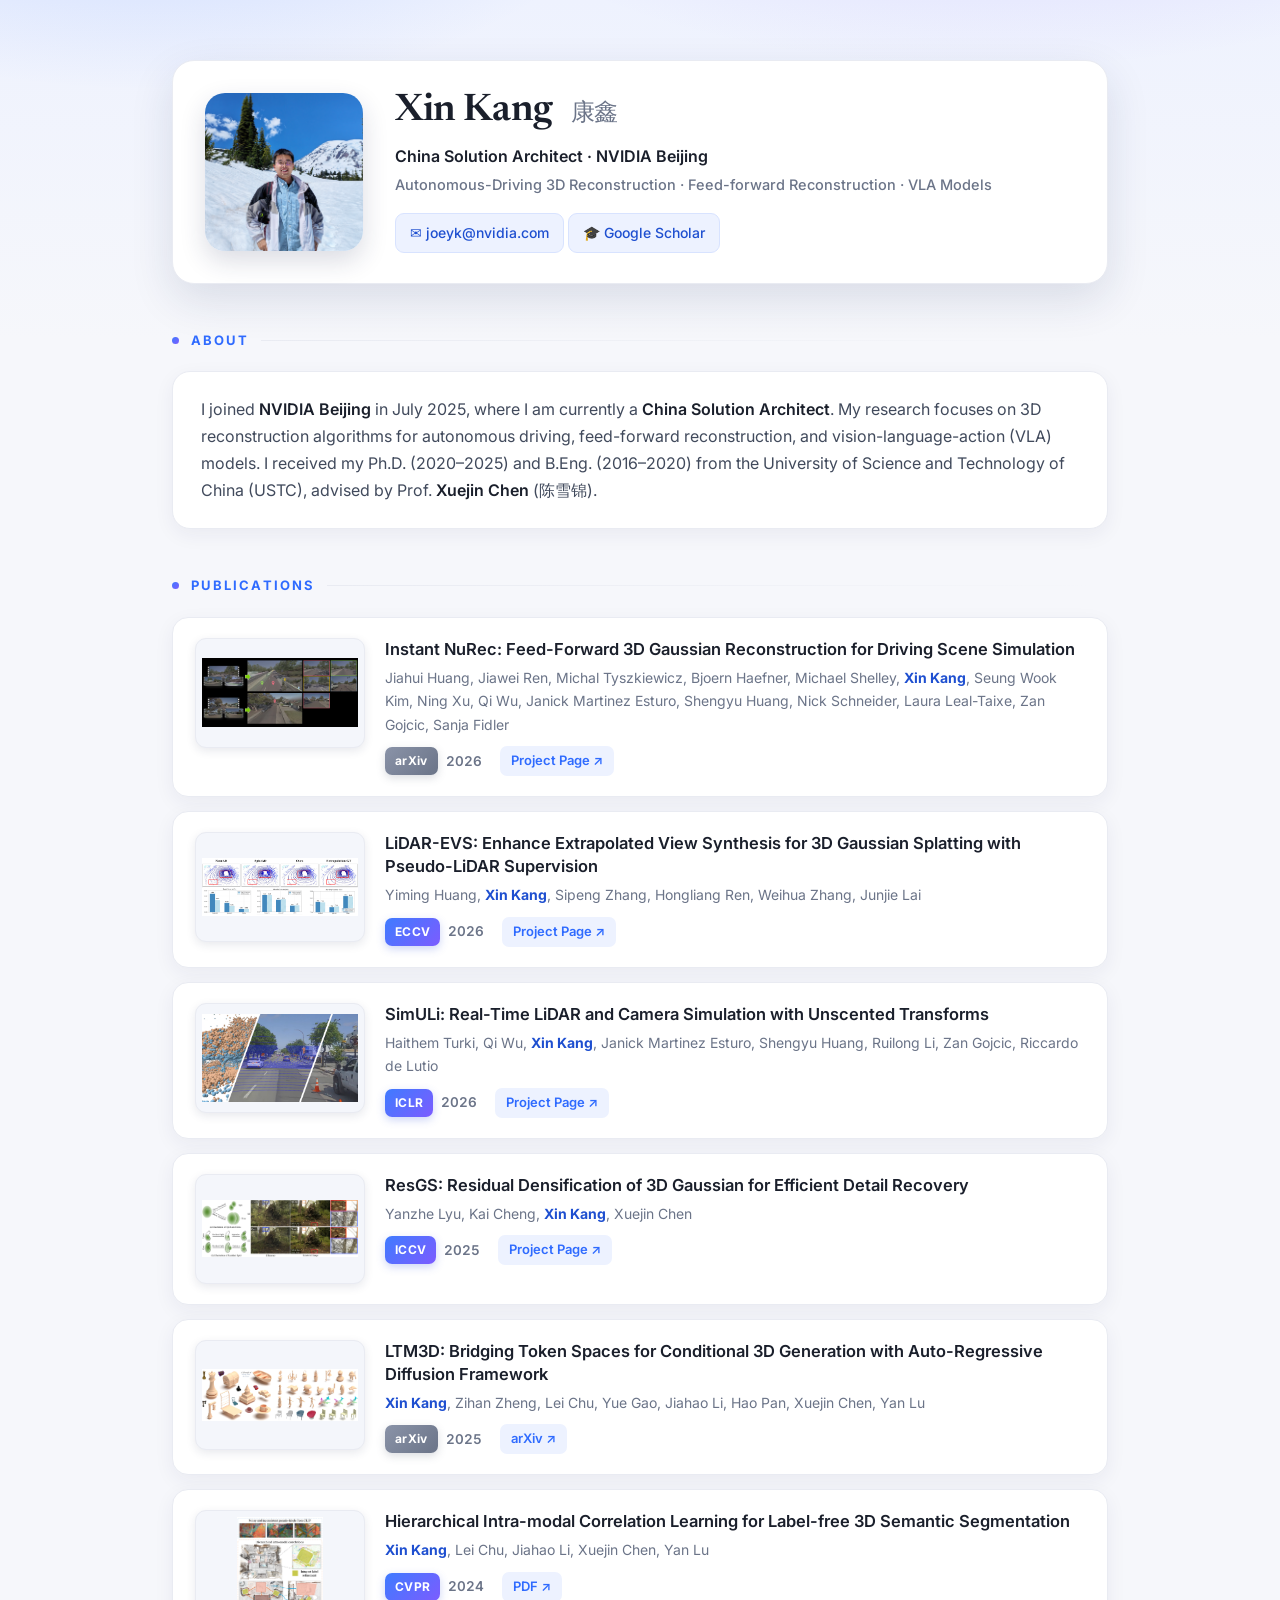
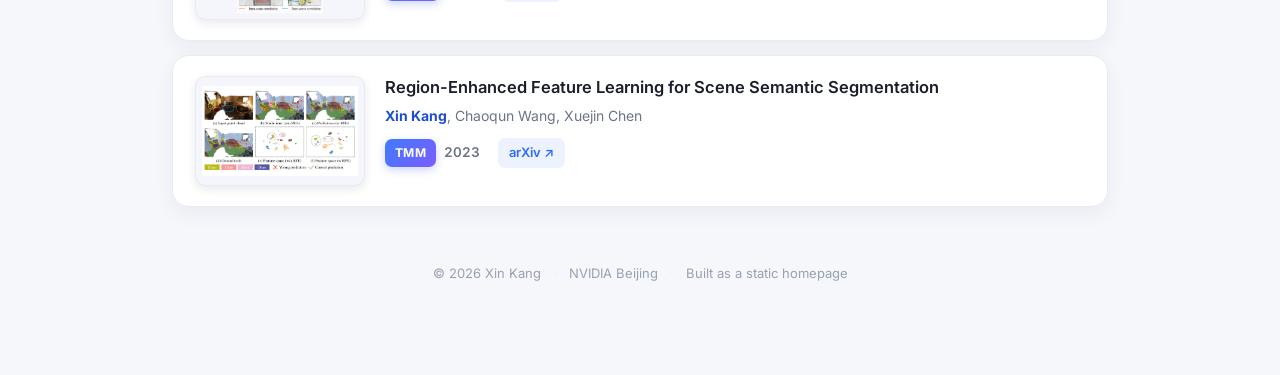
<file: index.html>
<!DOCTYPE html>
<html lang="en">
<head>
<meta charset="UTF-8">
<meta name="viewport" content="width=device-width, initial-scale=1.0">
<title>Xin Kang · Homepage</title>
<link rel="preconnect" href="https://fonts.googleapis.com">
<link rel="preconnect" href="https://fonts.gstatic.com" crossorigin>
<link href="https://fonts.googleapis.com/css2?family=Inter:wght@400;500;600;700;800&family=Newsreader:ital,opsz,wght@0,6..72,400;0,6..72,500;0,6..72,600;1,6..72,400&display=swap" rel="stylesheet">
<style>
  :root{
    --bg:#f6f7fb; --card:#ffffff; --ink:#1a1f2b; --body:#414a5c;
    --muted:#6b7488; --soft:#98a0b3; --line:#e9ebf2; --line2:#f0f2f7;
    --accent:#2f6bff; --accent-ink:#1e4fd0; --accent-soft:#edf2ff; --chip:#f1f3f9;
    --grad1:#3f7bff; --grad2:#7c5cff; --shadow:0 6px 20px rgba(28,40,80,.06);
    --shadow-lg:0 16px 44px rgba(28,40,80,.12);
  }
  *{box-sizing:border-box}
  html{scroll-behavior:smooth}
  body{
    margin:0; background:var(--bg); color:var(--body);
    font-family:"Inter",-apple-system,BlinkMacSystemFont,"PingFang SC","Microsoft YaHei",sans-serif;
    line-height:1.68; -webkit-font-smoothing:antialiased; text-rendering:optimizeLegibility;
  }
  a{color:var(--accent); text-decoration:none; transition:color .15s}
  a:hover{color:var(--accent-ink)}

  /* decorative top band */
  .band{
    position:absolute; inset:0 0 auto 0; height:340px; z-index:0;
    background:
      radial-gradient(900px 340px at 78% -40%, rgba(124,92,255,.16), transparent 60%),
      radial-gradient(760px 320px at 12% -30%, rgba(63,123,255,.18), transparent 60%),
      linear-gradient(180deg,#eef2fe, var(--bg));
  }
  .wrap{position:relative; z-index:1; max-width:1000px; margin:0 auto; padding:60px 32px 90px}

  /* ---------- HERO ---------- */
  .hero{
    display:flex; gap:32px; align-items:center; flex-wrap:wrap;
    background:var(--card); border:1px solid var(--line);
    border-radius:22px; padding:30px 32px; box-shadow:var(--shadow-lg);
  }
  .photo-ring{flex:0 0 auto}
  .photo{ width:158px; height:158px; border-radius:20px; object-fit:cover; display:block;
    box-shadow:0 10px 26px rgba(28,40,80,.16); }
  .intro{flex:1; min-width:250px}
  .intro h1{
    margin:0; font-family:"Newsreader",serif; font-weight:600; font-size:38px;
    letter-spacing:-.01em; color:var(--ink); line-height:1.1;
  }
  .intro h1 .zh{font-size:24px; color:var(--muted); font-weight:400; margin-left:10px}
  .role{color:var(--ink); font-size:16px; font-weight:600; margin-top:10px}
  .role.sub{color:var(--muted); font-weight:500; font-size:14.5px; margin-top:3px}
  .contact{
    display:inline-flex; align-items:center; gap:7px; margin-top:16px; font-size:14px;
    color:var(--accent-ink); background:var(--accent-soft); border:1px solid #d8e3ff;
    padding:7px 14px; border-radius:9px; font-weight:500;
  }
  .contact:hover{background:#e3ecff}

  /* ---------- SECTIONS ---------- */
  section{margin-top:46px}
  .h2{
    display:flex; align-items:center; gap:12px; margin:0 0 20px;
    font-size:13px; font-weight:700; letter-spacing:.16em; text-transform:uppercase; color:var(--accent);
  }
  .h2::after{content:""; flex:1; height:1px; background:linear-gradient(90deg,var(--line),transparent)}
  .h2 .dot{width:7px; height:7px; border-radius:50%; background:linear-gradient(135deg,var(--grad1),var(--grad2))}

  /* about card */
  .about{
    background:var(--card); border:1px solid var(--line); border-radius:18px;
    padding:24px 28px; box-shadow:var(--shadow);
  }
  .about p{margin:0; font-size:16px; color:var(--body)}
  .about p + p{margin-top:14px}
  .about b{color:var(--ink); font-weight:600}
  .interests{display:flex; flex-wrap:wrap; gap:9px; margin-top:20px}
  .chip{
    font-size:13px; font-weight:500; color:var(--accent-ink);
    background:var(--accent-soft); border:1px solid #dbe5ff;
    padding:6px 13px; border-radius:999px;
  }

  /* ---------- PUBLICATIONS ---------- */
  .pub{
    display:flex; gap:20px; align-items:flex-start;
    background:var(--card); border:1px solid var(--line); border-radius:16px;
    padding:20px 22px; margin-bottom:14px; box-shadow:var(--shadow);
    transition:transform .18s ease, box-shadow .18s ease, border-color .18s ease;
  }
  .pub:hover{transform:translateY(-3px); box-shadow:var(--shadow-lg); border-color:#d7e1f5}
  .thumb{
    flex:0 0 170px; width:170px; height:110px; border-radius:11px; object-fit:contain;
    object-position:center; background:#f4f6fb; border:1px solid var(--line);
    padding:6px; box-shadow:0 3px 10px rgba(28,40,80,.10);
  }
  .ptitle{font-weight:600; font-size:16.5px; color:var(--ink); line-height:1.4; margin-bottom:5px}
  .authors{color:var(--muted); font-size:14px; margin-bottom:10px}
  .authors .me{color:var(--accent-ink); font-weight:700}
  .venue{display:inline-flex; align-items:center; gap:8px; vertical-align:middle}
  .badge{
    font-weight:700; font-size:12px; color:#fff; letter-spacing:.03em;
    background:linear-gradient(135deg,var(--grad1),var(--grad2));
    border-radius:7px; padding:4px 10px; box-shadow:0 3px 9px rgba(63,92,220,.26);
  }
  .badge.arxiv{background:linear-gradient(135deg,#8a93a8,#6b7488); box-shadow:0 3px 9px rgba(90,100,120,.22)}
  .yr{color:var(--muted); font-size:13.5px; font-weight:600; font-variant-numeric:tabular-nums}
  .plink{display:inline-flex; align-items:center; margin-left:14px; vertical-align:middle}
  .plink a{
    display:inline-flex; align-items:center; gap:5px; font-size:13px; font-weight:600;
    color:var(--accent); background:var(--accent-soft); padding:4px 11px; border-radius:7px;
  }
  .plink a:hover{background:#e3ecff}

  footer{margin-top:56px; text-align:center; color:var(--soft); font-size:13px}
  footer .sep{color:var(--line); margin:0 8px}

  @media(max-width:560px){
    .hero{padding:24px; gap:22px}
    .intro h1{font-size:31px}
    .photo{width:128px; height:128px}
    .pub{padding:18px; gap:14px; flex-wrap:wrap}
    .thumb{flex-basis:100%; width:100%; height:150px; order:-1}
  }
</style>
</head>
<body>
<div class="band"></div>
<div class="wrap">

  <!-- HERO -->
  <header class="hero">
    <div class="photo-ring"><img class="photo" src="photo.png" alt="Xin Kang"></div>
    <div class="intro">
      <h1>Xin Kang <span class="zh">康鑫</span></h1>
      <div class="role">China Solution Architect · NVIDIA Beijing</div>
      <div class="role sub">Autonomous-Driving 3D Reconstruction · Feed-forward Reconstruction · VLA Models</div>
      <a class="contact" href="mailto:joeyk@nvidia.com">✉ joeyk@nvidia.com</a> 
      <a class="contact" href="https://scholar.google.com/citations?user=zdweFAIAAAAJ"
   target="_blank" rel="noopener">🎓 Google Scholar</a>
    </div>
  </header>

  <!-- ABOUT -->
  <section>
    <div class="h2"><span class="dot"></span>About</div>
    <div class="about">
      <p>
        I joined <b>NVIDIA Beijing</b> in July 2025, where I am currently a
        <b>China Solution Architect</b>. My research focuses on 3D reconstruction
        algorithms for autonomous driving, feed-forward reconstruction, and
        vision-language-action (VLA) models. I received my Ph.D. (2020&ndash;2025)
        and B.Eng. (2016&ndash;2020) from the University of Science and Technology
        of China (USTC), advised by Prof. <b>Xuejin Chen</b> (陈雪锦).
      </p>
    </div>
  </section>

  <!-- PUBLICATIONS -->
  <section>
    <div class="h2"><span class="dot"></span>Publications</div>

    <div class="pub">
      <img class="thumb" src="thumb_instant_nurec.webp" alt="Instant NuRec teaser">
      <div class="info">
        <div class="ptitle">Instant NuRec: Feed-Forward 3D Gaussian Reconstruction for Driving Scene Simulation</div>
        <div class="authors">Jiahui Huang, Jiawei Ren, Michal Tyszkiewicz, Bjoern Haefner, Michael Shelley, <span class="me">Xin Kang</span>, Seung Wook Kim, Ning Xu, Qi Wu, Janick Martinez Esturo, Shengyu Huang, Nick Schneider, Laura Leal-Taixe, Zan Gojcic, Sanja Fidler</div>
        <div class="venue"><span class="badge arxiv">arXiv</span><span class="yr">2026</span></div>
        <div class="plink"><a href="https://research.nvidia.com/labs/sil/projects/instant-nurec" target="_blank" rel="noopener">Project Page ↗</a></div>
      </div>
    </div>

    <div class="pub">
      <img class="thumb" src="thumb_lidarevs.png" alt="LiDAR-EVS teaser">
      <div class="info">
        <div class="ptitle">LiDAR-EVS: Enhance Extrapolated View Synthesis for 3D Gaussian Splatting with Pseudo-LiDAR Supervision</div>
        <div class="authors">Yiming Huang, <span class="me">Xin Kang</span>, Sipeng Zhang, Hongliang Ren, Weihua Zhang, Junjie Lai</div>
        <div class="venue"><span class="badge">ECCV</span><span class="yr">2026</span></div>
        <div class="plink"><a href="https://lastbasket.github.io/LiDAR-EVS_page/" target="_blank">Project Page ↗</a></div>
      </div>
    </div>

    <div class="pub">
      <img class="thumb" src="thumb_simuli.png" alt="SimULi teaser">
      <div class="info">
        <div class="ptitle">SimULi: Real-Time LiDAR and Camera Simulation with Unscented Transforms</div>
        <div class="authors">Haithem Turki, Qi Wu, <span class="me">Xin Kang</span>, Janick Martinez Esturo, Shengyu Huang, Ruilong Li, Zan Gojcic, Riccardo de Lutio</div>
        <div class="venue"><span class="badge">ICLR</span><span class="yr">2026</span></div>
        <div class="plink"><a href="https://research.nvidia.com/labs/sil/projects/simuli/" target="_blank">Project Page ↗</a></div>
      </div>
    </div>

    <div class="pub">
      <img class="thumb" src="thumb_resgs.png" alt="ResGS teaser">
      <div class="info">
        <div class="ptitle">ResGS: Residual Densification of 3D Gaussian for Efficient Detail Recovery</div>
        <div class="authors">Yanzhe Lyu, Kai Cheng, <span class="me">Xin Kang</span>, Xuejin Chen</div>
        <div class="venue"><span class="badge">ICCV</span><span class="yr">2025</span></div>
        <div class="plink"><a href="https://yanzhelyu.github.io/resgs.github.io/" target="_blank">Project Page ↗</a></div>
      </div>
    </div>

    <div class="pub">
      <img class="thumb" src="thumb_ltm3d.png" alt="LTM3D teaser">
      <div class="info">
        <div class="ptitle">LTM3D: Bridging Token Spaces for Conditional 3D Generation with Auto-Regressive Diffusion Framework</div>
        <div class="authors"><span class="me">Xin Kang</span>, Zihan Zheng, Lei Chu, Yue Gao, Jiahao Li, Hao Pan, Xuejin Chen, Yan Lu</div>
        <div class="venue"><span class="badge arxiv">arXiv</span><span class="yr">2025</span></div>
        <div class="plink"><a href="https://arxiv.org/abs/2505.24245" target="_blank">arXiv ↗</a></div>
      </div>
    </div>

    <div class="pub">
      <img class="thumb" src="cvpr_teaser.png" alt="CVPR 2024 teaser">
      <div class="info">
        <div class="ptitle">Hierarchical Intra-modal Correlation Learning for Label-free 3D Semantic Segmentation</div>
        <div class="authors"><span class="me">Xin Kang</span>, Lei Chu, Jiahao Li, Xuejin Chen, Yan Lu</div>
        <div class="venue"><span class="badge">CVPR</span><span class="yr">2024</span></div>
        <div class="plink"><a href="https://openaccess.thecvf.com/content/CVPR2024/papers/Kang_Hierarchical_Intra-modal_Correlation_Learning_for_Label-free_3D_Semantic_Segmentation_CVPR_2024_paper.pdf" target="_blank">PDF ↗</a></div>
      </div>
    </div>

    <div class="pub">
      <img class="thumb" src="thumb_tmm.png" alt="TMM 2023 teaser">
      <div class="info">
        <div class="ptitle">Region-Enhanced Feature Learning for Scene Semantic Segmentation</div>
        <div class="authors"><span class="me">Xin Kang</span>, Chaoqun Wang, Xuejin Chen</div>
        <div class="venue"><span class="badge">TMM</span><span class="yr">2023</span></div>
        <div class="plink"><a href="https://arxiv.org/abs/2304.07486" target="_blank">arXiv ↗</a></div>
      </div>
    </div>

  </section>

  <footer>
    © 2026 Xin Kang <span class="sep">·</span> NVIDIA Beijing <span class="sep">·</span> Built as a static homepage
  </footer>

</div>
</body>
</html>
</file>
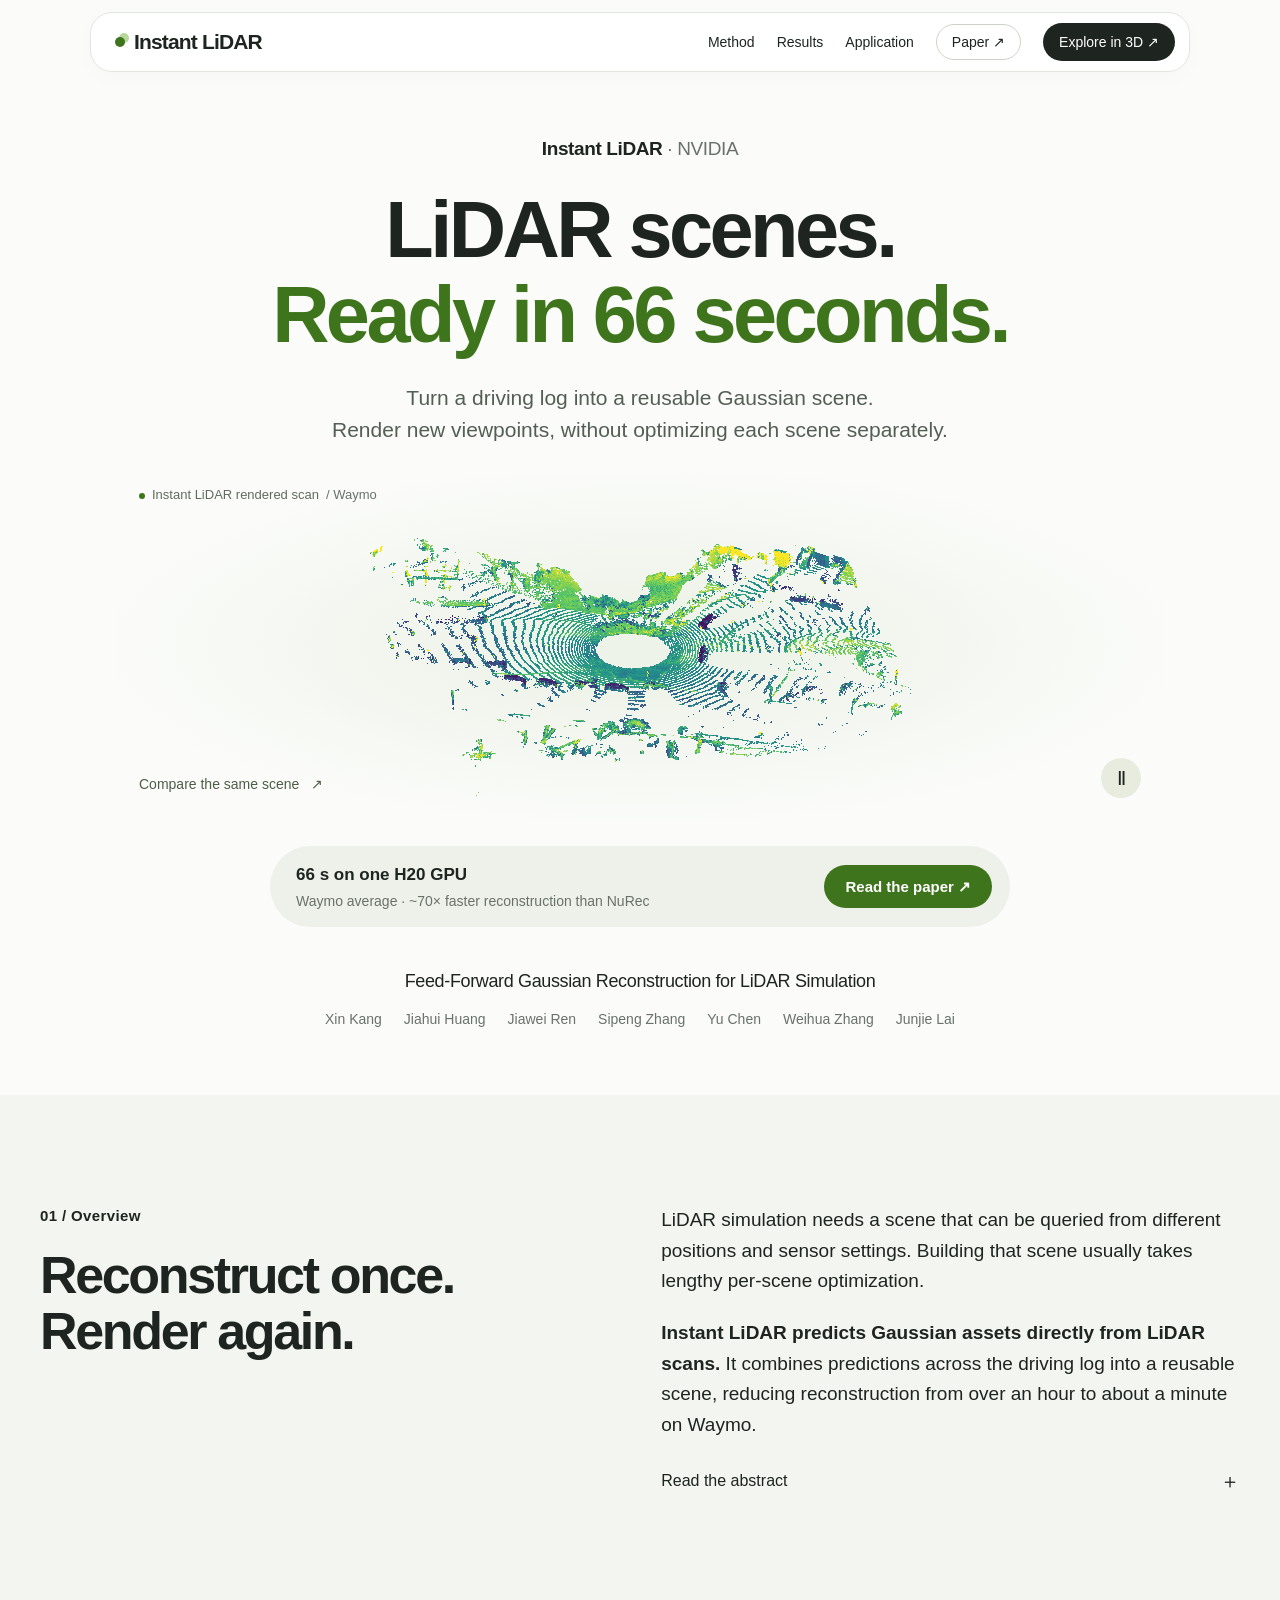
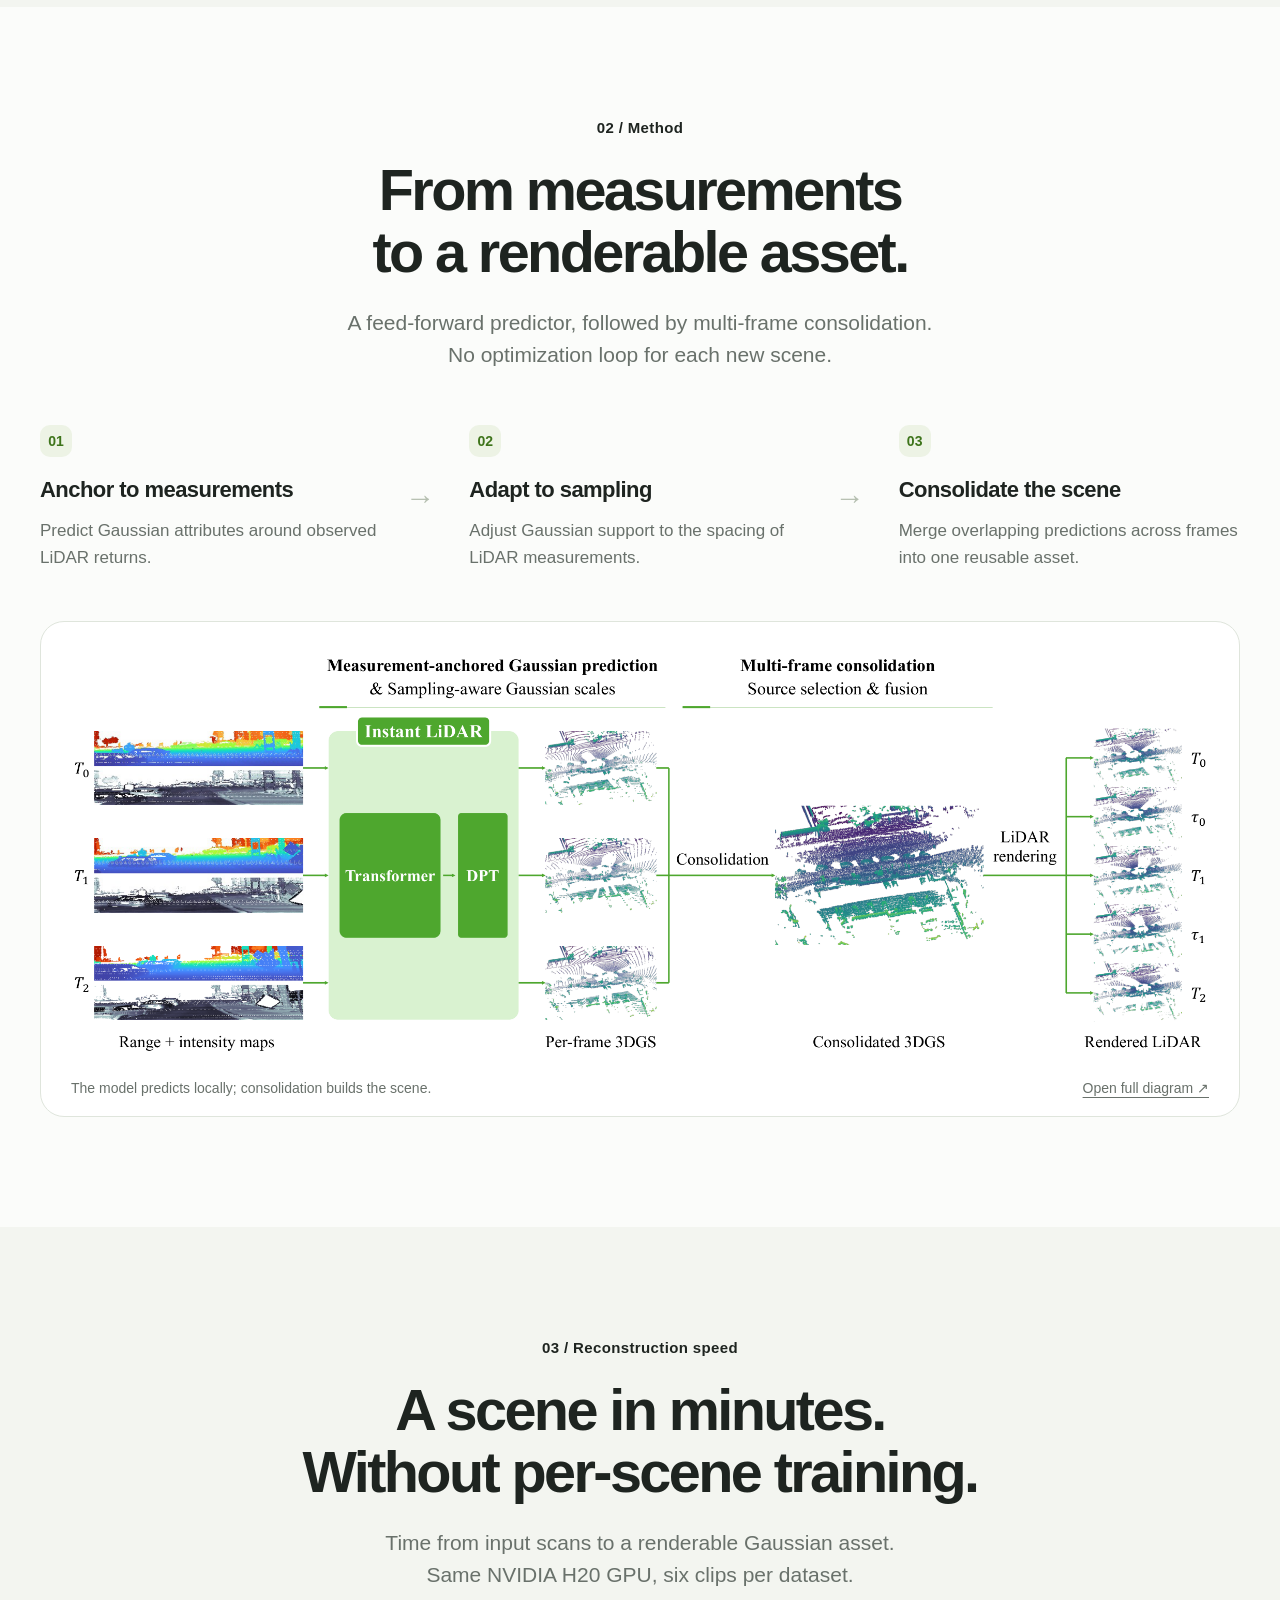
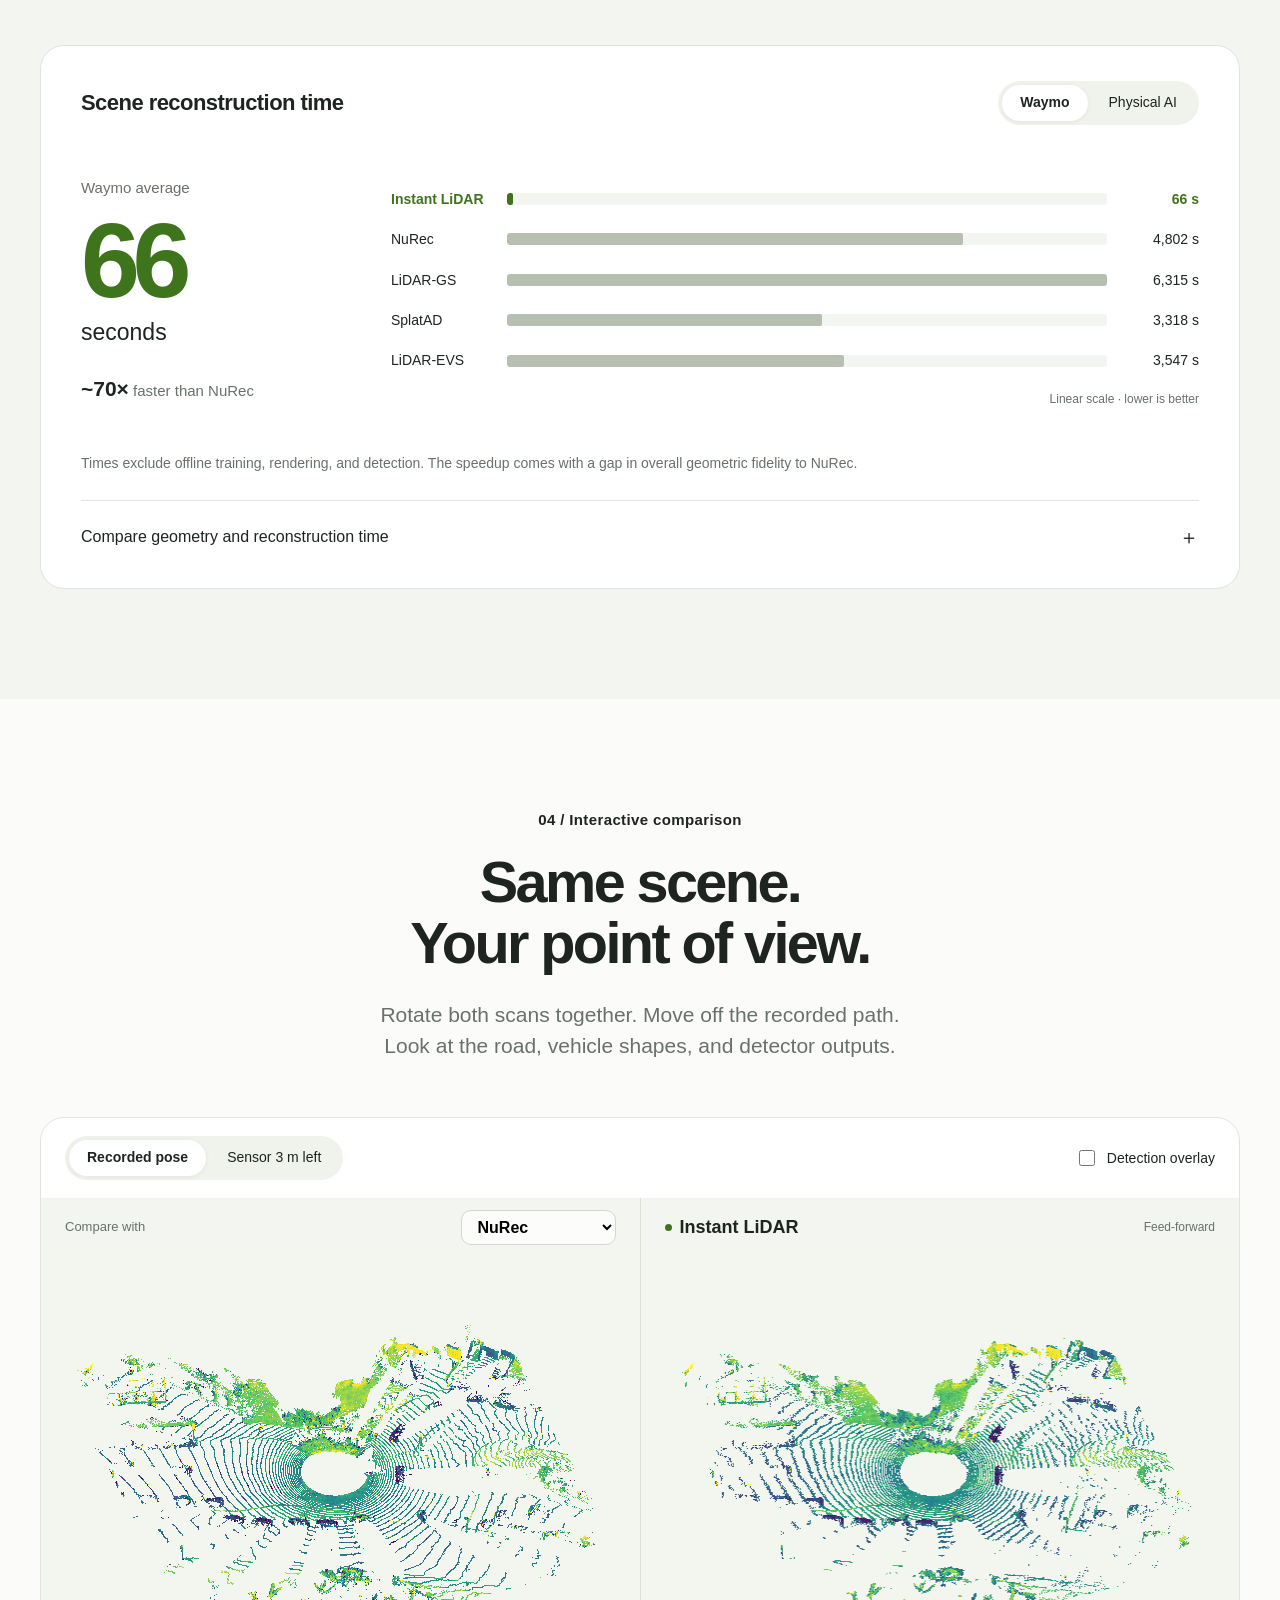
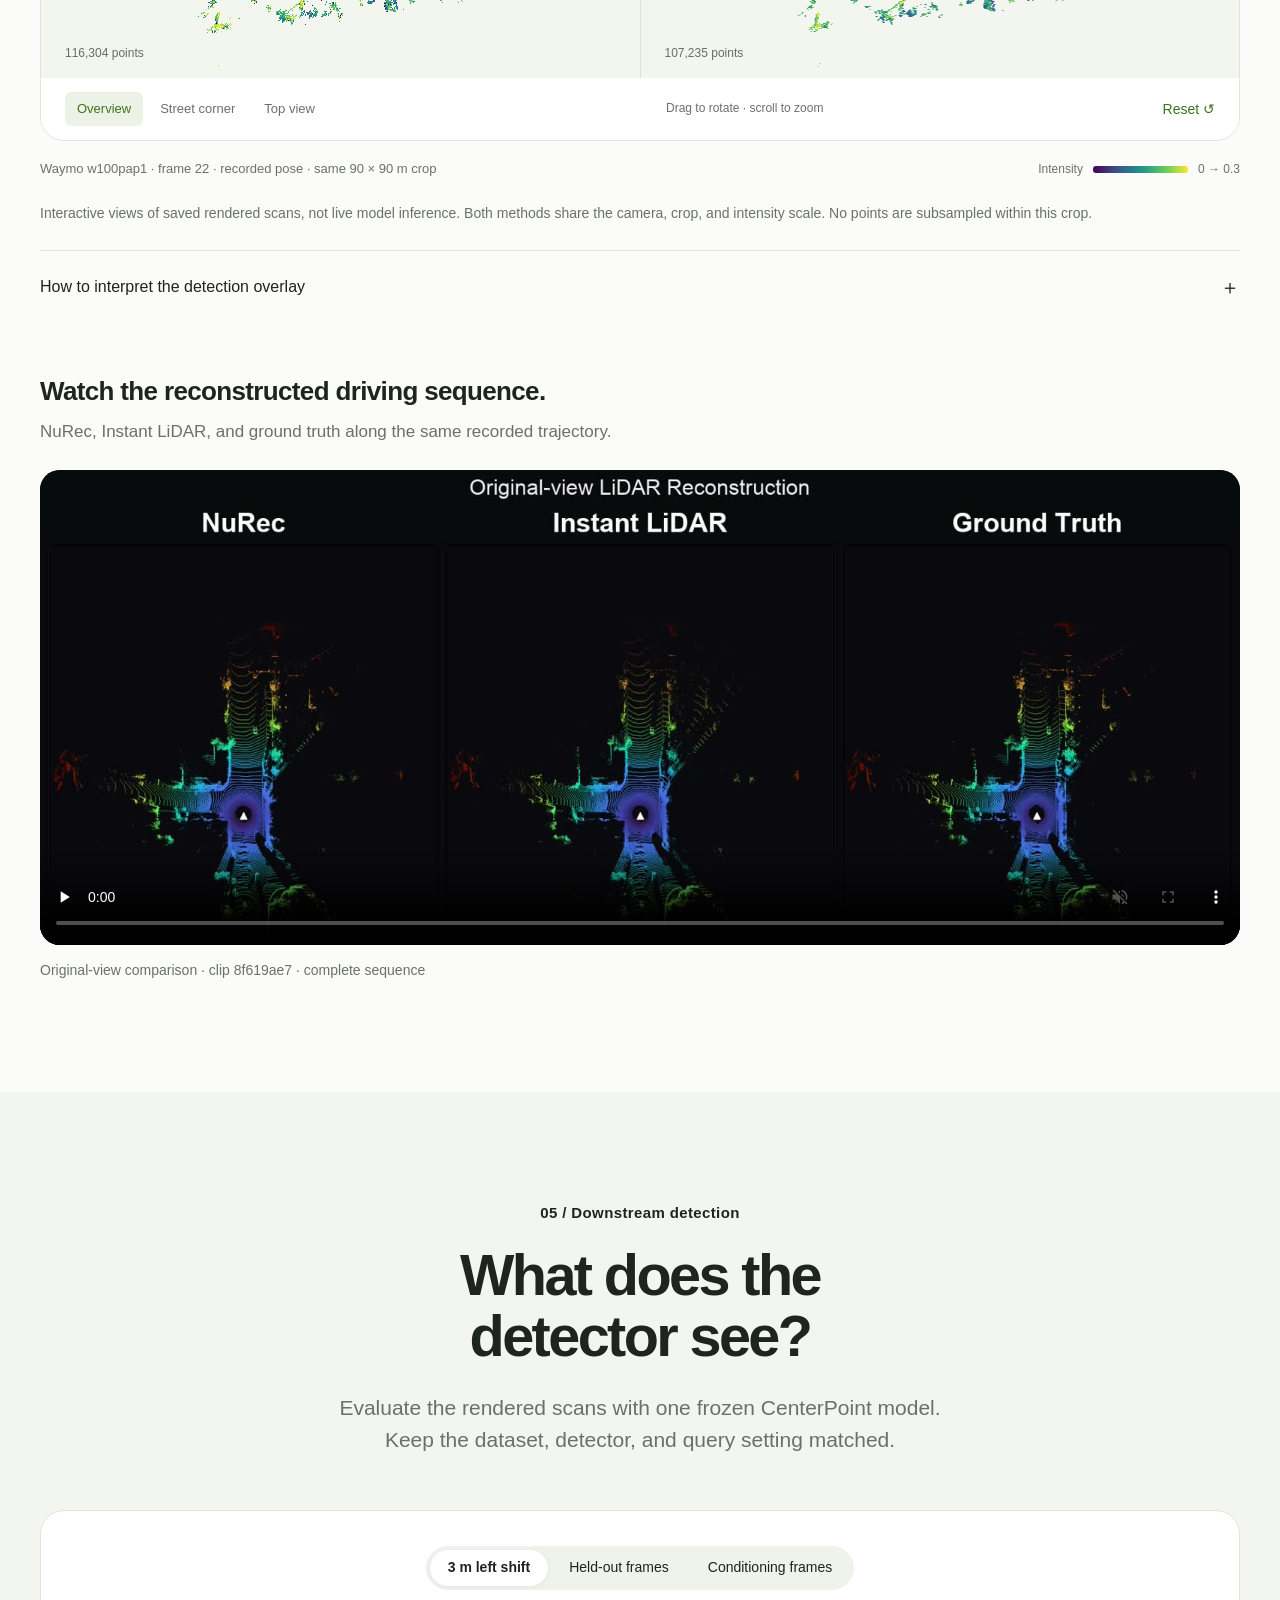
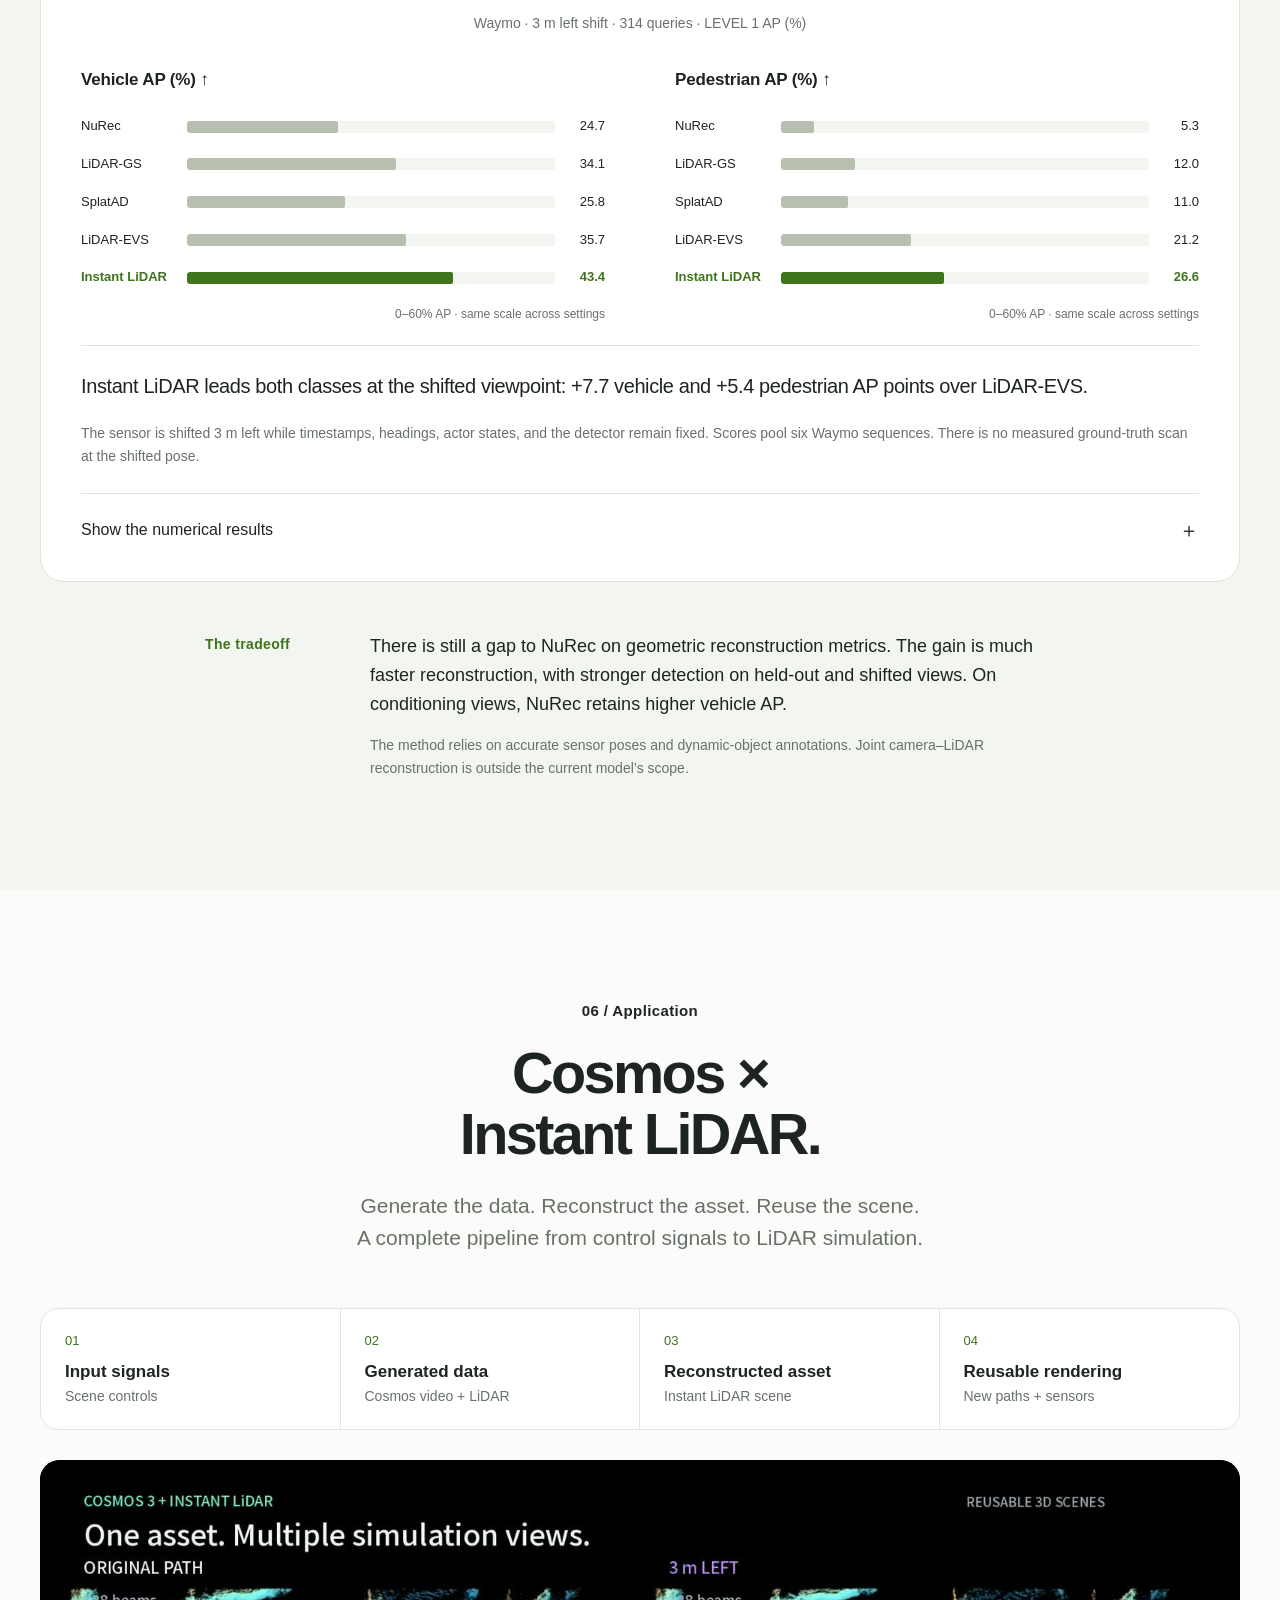
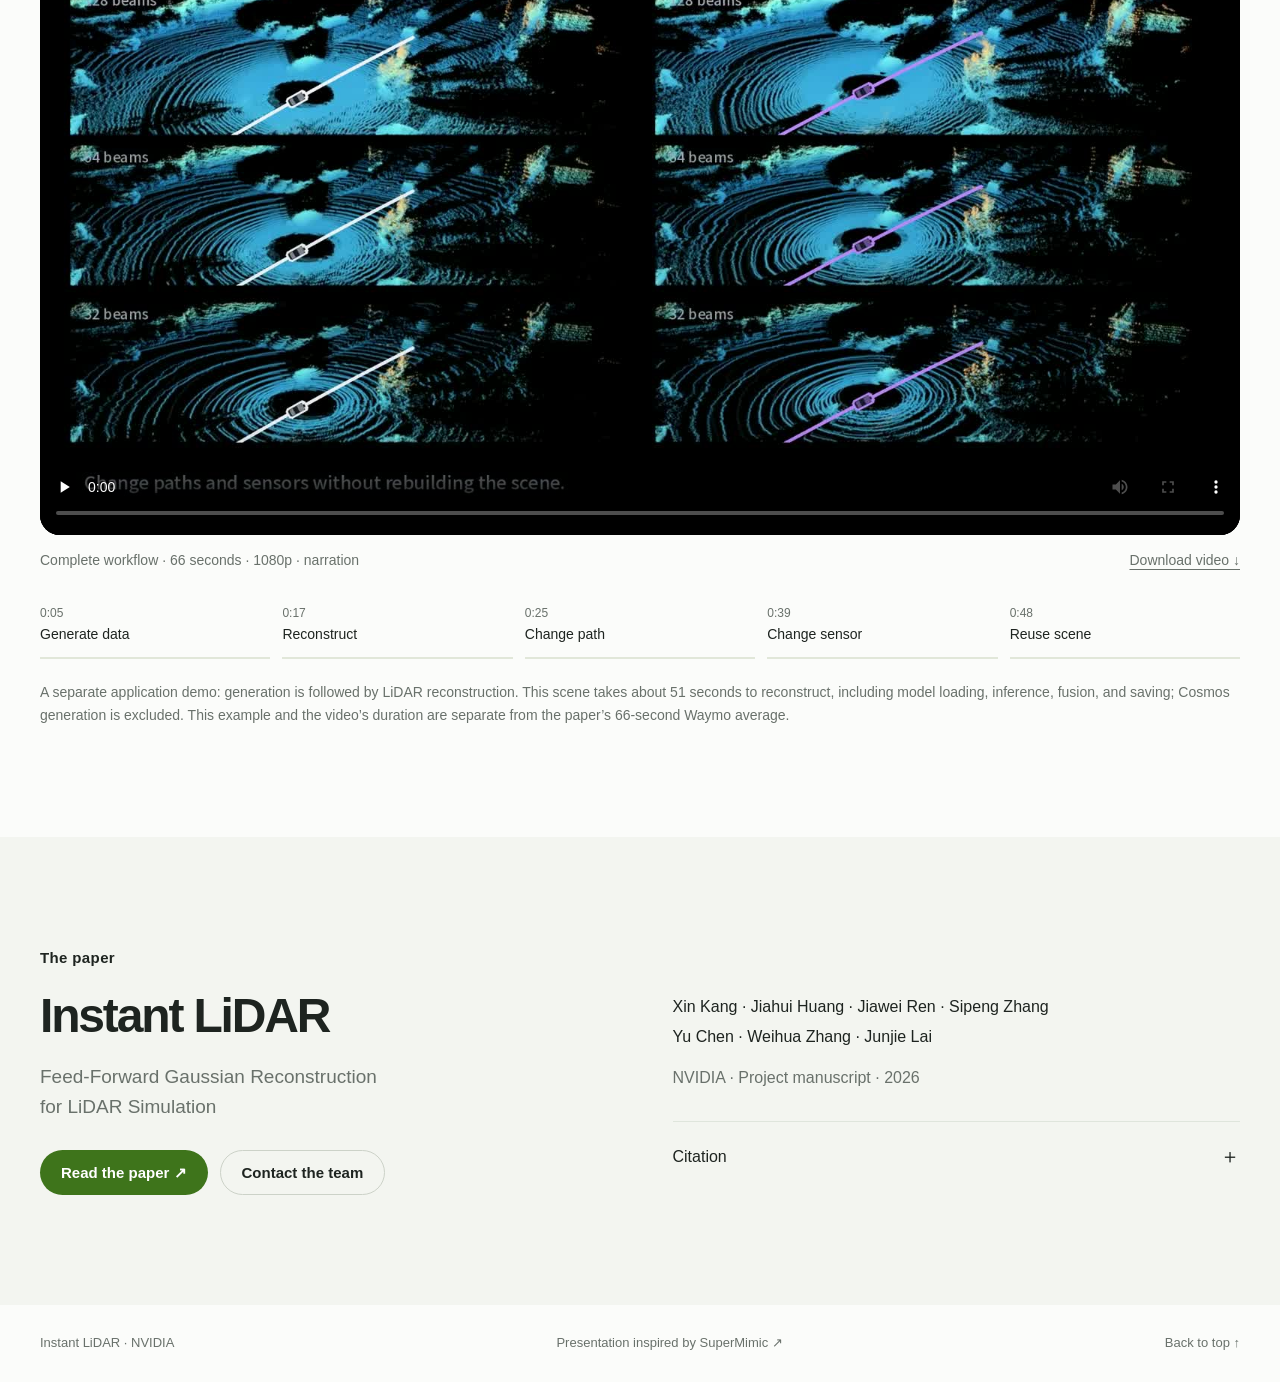
<file: Instant-LiDAR/index.html>
<!doctype html>
<html lang="en">
<head>
<meta charset="utf-8"><meta name="viewport" content="width=device-width,initial-scale=1">
<title>Instant LiDAR — Feed-Forward Gaussian Reconstruction for LiDAR Simulation</title>
<meta name="description" content="Turn LiDAR scans into reusable Gaussian scenes in 66 seconds on Waymo. Explore reconstruction, novel viewpoints, and downstream detection with Instant LiDAR.">
<meta name="theme-color" content="#fbfcfa"><meta property="og:title" content="Instant LiDAR — From scans to reusable scenes"><meta property="og:description" content="66-second reconstruction on Waymo. Explore real point clouds, matched viewpoints, and the Cosmos workflow."><meta property="og:image" content="https://kangx326.github.io/Instant-LiDAR/assets/reconstruction-poster.jpg"><meta property="og:url" content="https://kangx326.github.io/Instant-LiDAR/">
<link rel="canonical" href="https://kangx326.github.io/Instant-LiDAR/"><link rel="icon" href="assets/favicon.svg" type="image/svg+xml"><link rel="stylesheet" href="styles.css?v=20261124-explore1"><script src="viewer.js?v=20261124-explore1" defer></script><script src="app.js?v=20261124-explore1" defer></script>
</head>
<body>
<a class="skip" href="#main">Skip to content</a>
<header class="nav-shell"><div class="nav"><a class="wordmark" href="#top"><i aria-hidden="true"></i>Instant LiDAR</a><nav aria-label="Main navigation"><a class="nav-section" href="#method">Method</a><a class="nav-section" href="#results">Results</a><a class="nav-section" href="#application">Application</a><a class="nav-paper" href="assets/instant-lidar-paper.pdf" target="_blank" rel="noopener">Paper ↗</a><a class="nav-try" href="#explore">Explore in 3D <span aria-hidden="true">↗</span></a></nav></div></header>
<main id="main">
<section class="hero wrap" id="top">
<p class="eyebrow">Instant LiDAR <span>· NVIDIA</span></p>
<h1>LiDAR scenes.<br>
<span>Ready in 66 seconds.</span></h1>
<p class="hero-description">Turn a driving log into a reusable Gaussian scene.<br>
Render new viewpoints, without optimizing each scene separately.</p>
<div class="hero-visual" id="hero-visual">
<canvas id="hero-cloud" aria-label="Rotating 3D view of an Instant LiDAR rendered scan. A static preview is shown if WebGL is unavailable."></canvas>
<img class="hero-fallback" src="assets/explorer/hero-fallback.jpg" alt="A bird’s-eye view of the reconstructed Waymo street scene">
<div class="hero-visual-label"><span class="live-dot"></span>Instant LiDAR rendered scan <span class="muted">/ Waymo</span></div>
<button type="button" class="orbit-button" id="orbit-toggle" aria-pressed="false" aria-label="Pause scene rotation">Ⅱ</button>
<a class="visual-link" href="#explore">Compare the same scene <span>↗</span></a>
</div>
<div class="hero-proof"><div><strong>66 s on one H20 GPU</strong><span>Waymo average · ~70× faster reconstruction than NuRec</span></div><a class="button primary" href="assets/instant-lidar-paper.pdf" target="_blank" rel="noopener">Read the paper ↗</a></div>
<p class="paper-title">Feed-Forward Gaussian Reconstruction for LiDAR Simulation</p>
<ul class="authors" aria-label="Authors"><li>Xin Kang</li><li>Jiahui Huang</li><li>Jiawei Ren</li><li>Sipeng Zhang</li><li>Yu Chen</li><li>Weihua Zhang</li><li>Junjie Lai</li></ul>
</section>

<section class="band" id="abstract"><div class="wrap overview section">
<div><p class="eyebrow">01 / Overview</p><h2>Reconstruct once.<br>
Render again.</h2></div>
<div class="overview-copy"><p>LiDAR simulation needs a scene that can be queried from different positions and sensor settings. Building that scene usually takes lengthy per-scene optimization.</p><p><strong>Instant LiDAR predicts Gaussian assets directly from LiDAR scans.</strong> It combines predictions across the driving log into a reusable scene, reducing reconstruction from over an hour to about a minute on Waymo.</p><details class="abstract-details"><summary>Read the abstract <span>＋</span></summary><p>LiDAR measurements provide strong geometric priors, but directly initializing Gaussians from them yields poor reconstruction due to nonuniform sampling and a limited field of view. Sparse returns leave surface gaps, while combining scans expands coverage but introduces redundant primitives. Instant LiDAR combines measurement-anchored Gaussian prediction, sampling-aware Gaussian scales, and multi-frame consolidation. The predictor refines attributes anchored to recorded returns, the scales adapt spatial support to LiDAR sampling, and consolidation merges overlapping predictions into a compact asset spanning the driving log. Compared with NuRec, Instant LiDAR reconstructs scenes approximately 46× faster on Physical AI and 70× faster on Waymo, while retaining useful downstream detection quality.</p></details></div>
</div></section>

<section class="wrap section" id="method">
<div class="section-intro"><p class="eyebrow">02 / Method</p><h2>From measurements<br>
to a renderable asset.</h2><p>A feed-forward predictor, followed by multi-frame consolidation.<br>
No optimization loop for each new scene.</p></div>
<div class="method-flow" aria-label="Instant LiDAR pipeline"><article><span class="step">01</span><h3>Anchor to measurements</h3><p>Predict Gaussian attributes around observed LiDAR returns.</p></article><span class="flow-arrow" aria-hidden="true">→</span><article><span class="step">02</span><h3>Adapt to sampling</h3><p>Adjust Gaussian support to the spacing of LiDAR measurements.</p></article><span class="flow-arrow" aria-hidden="true">→</span><article><span class="step">03</span><h3>Consolidate the scene</h3><p>Merge overlapping predictions across frames into one reusable asset.</p></article></div>
<figure class="method-diagram"><a href="assets/method-overview.png" target="_blank" rel="noopener"><img src="assets/method-overview.png" width="2200" height="775" loading="lazy" alt="Range and intensity maps enter a Transformer and DPT predictor. Per-frame Gaussians are consolidated for rendering at different poses and timestamps."></a><figcaption>The model predicts locally; consolidation builds the scene. <a href="assets/method-overview.png" target="_blank" rel="noopener">Open full diagram ↗</a></figcaption></figure>
</section>

<section class="band" id="results"><div class="wrap section">
<div class="section-intro"><p class="eyebrow">03 / Reconstruction speed</p><h2>A scene in minutes.<br>
Without per-scene training.</h2><p>Time from input scans to a renderable Gaussian asset.<br>
Same NVIDIA H20 GPU, six clips per dataset.</p></div>
<div class="benchmark-panel"><div class="panel-toolbar"><h3>Scene reconstruction time</h3><div class="segmented" role="group" aria-label="Reconstruction dataset"><button type="button" data-dataset="Waymo" class="selected" aria-pressed="true">Waymo</button><button type="button" data-dataset="PAI" aria-pressed="false">Physical AI</button></div></div>
<div class="benchmark-grid"><div class="benchmark-callout" aria-live="polite"><span id="time-dataset">Waymo average</span><p><strong id="time-seconds">66</strong><span>seconds</span></p><div class="ratio"><strong id="time-ratio">~70×</strong> faster than NuRec</div></div><div><div id="timing-chart" class="timing-chart" aria-live="polite"></div><p class="chart-note">Linear scale · lower is better</p></div></div>
<p class="note">Times exclude offline training, rendering, and detection. The speedup comes with a gap in overall geometric fidelity to NuRec.</p>
<details class="data-details"><summary>Compare geometry and reconstruction time <span>＋</span></summary><div class="table-scroll"><table><caption id="quality-caption">Waymo reconstruction results</caption><thead><tr><th scope="col">Method</th><th scope="col">Time (s) ↓</th><th scope="col">CD (m) ↓</th><th scope="col">F@5 ↑</th></tr></thead><tbody id="quality-table"></tbody></table></div><p class="note">CD: Chamfer distance. F@5: F-score at 5 cm. All values are reported in the paper.</p></details>
</div>
</div></section>

<section class="wrap section" id="explore">
<div class="section-intro"><p class="eyebrow">04 / Interactive comparison</p><h2>Same scene.<br>
Your point of view.</h2><p>Rotate both scans together. Move off the recorded path.<br>
Look at the road, vehicle shapes, and detector outputs.</p></div>
<div class="explorer" id="explorer">
<div class="explorer-toolbar"><div class="segmented" role="group" aria-label="Rendered sensor pose"><button type="button" data-pose="recorded" class="selected" aria-pressed="true">Recorded pose</button><button type="button" data-pose="shifted" aria-pressed="false">Sensor 3 m left</button></div><label class="check"><input type="checkbox" id="show-boxes"> Detection overlay</label></div>
<div class="cloud-pair"><div class="cloud-pane"><div class="pane-heading"><label for="baseline">Compare with</label><select id="baseline"><option value="nurec">NuRec</option><option value="evs">LiDAR-EVS</option></select></div><canvas id="baseline-cloud" tabindex="0" aria-label="Baseline scan. Drag or use arrow keys to rotate, scroll or use plus and minus to zoom. Both views move together."></canvas><img class="cloud-fallback" src="assets/explorer/nurec-fallback.jpg" alt="Static NuRec overview"><span class="cloud-count" id="baseline-count"></span></div><div class="cloud-pane ours-pane"><div class="pane-heading"><span class="ours-label"><i></i>Instant LiDAR</span><span class="pane-tag">Feed-forward</span></div><canvas id="instant-cloud" tabindex="0" aria-label="Instant LiDAR scan. Drag or use arrow keys to rotate, scroll or use plus and minus to zoom. Both views move together."></canvas><img class="cloud-fallback" src="assets/explorer/instant-fallback.jpg" alt="Static Instant LiDAR overview"><span class="cloud-count" id="instant-count"></span></div></div>
<div class="explorer-footer"><div class="view-presets" role="group" aria-label="Camera preset"><button type="button" data-view="overview" class="selected" aria-pressed="true">Overview</button><button type="button" data-view="corner" aria-pressed="false">Street corner</button><button type="button" data-view="top" aria-pressed="false">Top view</button></div><span class="controls-hint">Drag to rotate · scroll to zoom</span><button class="text-button" type="button" id="reset-camera">Reset ↺</button></div>
<div class="viewer-status" id="viewer-status" role="status">Loading the matched scans…</div>
</div>
<div class="viewer-caption"><p id="viewer-caption">Waymo w100pap1 · frame 22 · recorded pose · same 90 × 90 m crop</p><div id="intensity-legend" class="intensity-legend"><span>Intensity</span><i></i><span>0 → 0.3</span></div><div id="box-legend" class="box-legend" hidden><span class="tp">Matched detection</span><span class="fp">Unmatched detection</span><span class="fn">Missed annotation</span></div></div>
<p class="note" id="viewer-note">Interactive views of saved rendered scans, not live model inference. Both methods share the camera, crop, and intensity scale. No points are subsampled within this crop.</p>
<details class="data-details"><summary>How to interpret the detection overlay <span>＋</span></summary><p>The same frozen CenterPoint detector is used across methods. Boxes use a score threshold of 0.3 and saved, same-class greedy matching at 3D IoU 0.7 / 0.5 / 0.5 for vehicles / pedestrians / cyclists. These per-frame matches are a qualitative aid, not AP. Aggregate evaluation is shown below. There is no measured ground-truth scan at the shifted sensor pose.</p></details>
<div class="sequence-section"><div><h3>Watch the reconstructed driving sequence.</h3><p class="muted">NuRec, Instant LiDAR, and ground truth along the same recorded trajectory.</p></div><figure class="video-figure"><video id="comparison-video" controls muted loop playsinline preload="none" poster="assets/reconstruction-poster.jpg" width="1800" height="712" aria-label="NuRec, Instant LiDAR, and ground-truth reconstruction comparison"><source src="assets/reconstruction.mp4" type="video/mp4"><a href="assets/reconstruction.mp4">Download comparison</a></video><figcaption>Original-view comparison · clip 8f619ae7 · complete sequence</figcaption></figure></div>
</section>

<section class="band" id="detection"><div class="wrap section">
<div class="section-intro"><p class="eyebrow">05 / Downstream detection</p><h2>What does the<br>
detector see?</h2><p>Evaluate the rendered scans with one frozen CenterPoint model.<br>
Keep the dataset, detector, and query setting matched.</p></div>
<div class="detection-panel"><div class="query-tabs segmented" role="group" aria-label="Detection query setting"><button type="button" data-query="shifted" class="selected" aria-pressed="true">3 m left shift</button><button type="button" data-query="heldout" aria-pressed="false">Held-out frames</button><button type="button" data-query="conditioning" aria-pressed="false">Conditioning frames</button></div><p class="query-context" id="query-context"></p><div id="detection-charts" class="detection-charts" aria-live="polite"></div><p class="detection-takeaway" id="detection-takeaway"></p><p class="note" id="query-note"></p>
<details class="data-details"><summary>Show the numerical results <span>＋</span></summary><div class="table-scroll"><table><caption id="detection-caption"></caption><thead><tr><th scope="col">Reconstruction</th><th scope="col">Vehicle AP ↑</th><th scope="col">Pedestrian AP ↑</th></tr></thead><tbody id="detection-table"></tbody></table></div></details></div>
<div class="limitations"><span class="eyebrow">The tradeoff</span><p>There is still a gap to NuRec on geometric reconstruction metrics. The gain is much faster reconstruction, with stronger detection on held-out and shifted views. On conditioning views, NuRec retains higher vehicle AP.</p><p class="note">The method relies on accurate sensor poses and dynamic-object annotations. Joint camera–LiDAR reconstruction is outside the current model’s scope.</p></div>
</div></section>

<section class="wrap section application" id="application">
<span id="demo" aria-hidden="true"></span>
<div class="section-intro"><p class="eyebrow">06 / Application</p><h2>Cosmos ×<br>
Instant LiDAR.</h2><p>Generate the data. Reconstruct the asset. Reuse the scene.<br>
A complete pipeline from control signals to LiDAR simulation.</p></div>
<ol class="application-flow"><li><span>01</span><strong>Input signals</strong><small>Scene controls</small></li><li><span>02</span><strong>Generated data</strong><small>Cosmos video + LiDAR</small></li><li><span>03</span><strong>Reconstructed asset</strong><small>Instant LiDAR scene</small></li><li><span>04</span><strong>Reusable rendering</strong><small>New paths + sensors</small></li></ol>
<figure class="video-figure workflow"><video id="workflow-video" controls playsinline preload="none" poster="assets/workflow-poster.jpg" width="1920" height="1080" aria-label="Complete 66-second Cosmos and Instant LiDAR workflow with narration"><source src="assets/workflow.mp4" type="video/mp4"><track kind="captions" src="assets/workflow-en.vtt" srclang="en" label="English"><a href="assets/workflow.mp4">Download the full workflow</a></video><figcaption><span>Complete workflow · 66 seconds · 1080p · narration</span><a href="assets/workflow.mp4" download>Download video ↓</a></figcaption></figure>
<div class="chapter-buttons" role="group" aria-label="Video chapters"><button type="button" data-time="5"><span>0:05</span>Generate data</button><button type="button" data-time="17"><span>0:17</span>Reconstruct</button><button type="button" data-time="25"><span>0:25</span>Change path</button><button type="button" data-time="39"><span>0:39</span>Change sensor</button><button type="button" data-time="48"><span>0:48</span>Reuse scene</button></div>
<p class="note">A separate application demo: generation is followed by LiDAR reconstruction. This scene takes about 51 seconds to reconstruct, including model loading, inference, fusion, and saving; Cosmos generation is excluded. This example and the video’s duration are separate from the paper’s 66-second Waymo average.</p>
</section>

<section class="paper-section band" id="paper"><div class="wrap section"><div class="paper-layout"><div><p class="eyebrow">The paper</p><h2>Instant LiDAR</h2><p>Feed-Forward Gaussian Reconstruction<br>
for LiDAR Simulation</p><div class="paper-actions"><a class="button primary" href="assets/instant-lidar-paper.pdf" target="_blank" rel="noopener">Read the paper ↗</a><a class="button secondary" href="mailto:joeyk@nvidia.com?subject=Instant%20LiDAR">Contact the team</a></div></div><div class="paper-meta"><p>Xin Kang · Jiahui Huang · Jiawei Ren · Sipeng Zhang<br>
Yu Chen · Weihua Zhang · Junjie Lai</p><p class="muted">NVIDIA · Project manuscript · 2026</p><details class="citation-details"><summary>Citation <span>＋</span></summary><pre id="citation">@misc{kang2026instantlidar,
  title = {Instant LiDAR: Feed-Forward Gaussian Reconstruction for LiDAR Simulation},
  author = {Kang, Xin and Huang, Jiahui and Ren, Jiawei and Zhang, Sipeng and Chen, Yu and Zhang, Weihua and Lai, Junjie},
  year = {2026},
  note = {Project manuscript},
  url = {https://kangx326.github.io/Instant-LiDAR/}
}</pre><button class="text-button" id="copy-citation" type="button">Copy BibTeX</button><span id="copy-status" role="status"></span></details></div></div></div></section>
</main>
<footer class="wrap footer"><span>Instant LiDAR · NVIDIA</span><span>Presentation inspired by <a href="https://supermimic.github.io/" target="_blank" rel="noopener">SuperMimic ↗</a></span><a href="#top">Back to top ↑</a></footer>
<noscript><p class="noscript">Enable JavaScript for the interactive comparisons and charts. Videos, figures, and the full <a href="assets/instant-lidar-paper.pdf">paper</a> are available without it.</p></noscript>
</body>
</html>
</file>
<file: Instant-LiDAR/styles.css>
:root{--ink:#1e2420;--muted:#69716b;--accent:#3e741b;--lime:#b8ed75;--line:#dfe5dc;--band:#f3f5f0;--white:#fbfcfa;--round:24px}*{box-sizing:border-box}html{scroll-behavior:smooth;scroll-padding-top:100px}body{margin:0;background:var(--white);color:var(--ink);font-family:Inter,-apple-system,BlinkMacSystemFont,"Helvetica Neue",Arial,sans-serif;-webkit-font-smoothing:antialiased;font-size:17px;line-height:1.6}button,input,select{font:inherit}button,a,select{-webkit-tap-highlight-color:transparent}button,select{cursor:pointer}button{color:inherit}a{color:inherit;text-underline-offset:4px}a:hover{color:var(--accent)}button:focus-visible,a:focus-visible,select:focus-visible,input:focus-visible,canvas:focus-visible,summary:focus-visible{outline:3px solid #638e3f;outline-offset:5px}button:disabled{cursor:default;opacity:.45}p,h1,h2,h3,figure,ul{margin:0}h1,h2,h3{line-height:1.07;letter-spacing:-.045em;font-weight:650}h1{font-size:clamp(54px,6.2vw,88px)}h2{font-size:clamp(38px,4.5vw,64px)}h3{font-size:22px;letter-spacing:-.025em;line-height:1.25}p{text-wrap:pretty}img,video{max-width:100%;display:block;height:auto}video{width:100%;background:#0b0d10}button{border:0;background:none}strong{font-weight:650}[hidden]{display:none!important}.wrap{max-width:1248px;width:calc(100% - 80px);margin:0 auto}.section{padding-top:110px;padding-bottom:110px}.band{background:var(--band)}.muted,.note,.chart-note{color:var(--muted)}.note,.chart-note,figcaption{font-size:14px;line-height:1.65}.note{margin-top:22px}.eyebrow{font-size:15px;line-height:1.4;font-weight:600;letter-spacing:.025em;margin-bottom:22px}.eyebrow span{color:var(--muted);font-weight:400}.section-intro{text-align:center;margin:0 auto 55px;max-width:940px}.section-intro>p:last-child{font-size:21px;color:var(--muted);line-height:1.5;margin-top:24px}.skip{position:fixed;top:-100px;left:24px;background:white;padding:12px;z-index:100}.skip:focus{top:12px}.nav-shell{position:fixed;z-index:30;top:12px;left:0;right:0;pointer-events:none}.nav{pointer-events:auto;width:calc(100% - 48px);max-width:1100px;margin:auto;border:1px solid #e1e5df;background:rgba(255,255,255,.91);backdrop-filter:blur(18px);border-radius:22px;box-shadow:0 5px 24px #15240e05;display:flex;align-items:center;justify-content:space-between;padding:10px 14px 10px 24px;gap:20px}.wordmark{font-weight:700;letter-spacing:-.04em;font-size:21px;text-decoration:none;white-space:nowrap;display:flex;align-items:center;gap:9px}.wordmark i{width:10px;height:10px;border-radius:50%;background:var(--accent);box-shadow:4px -4px 0 #b8d79c}nav{display:flex;align-items:center;gap:22px}nav a{text-decoration:none;font-size:14px;font-weight:500;white-space:nowrap}.nav-paper{border:1px solid #ccd2c8;border-radius:30px;padding:6px 15px}.nav-try{background:var(--ink);color:white;border-radius:30px;padding:8px 16px}.nav-try:hover{color:var(--lime)}.hero{text-align:center;padding-top:136px;padding-bottom:65px}.hero .eyebrow{font-size:19px;margin-bottom:25px;letter-spacing:-.02em}.hero h1 span{color:var(--accent)}.hero-description{font-size:21px;color:#535e55;line-height:1.5;margin:25px auto 18px}.hero-visual{height:350px;position:relative;border-radius:24px;overflow:hidden;margin:25px auto 26px;max-width:1050px;background:radial-gradient(ellipse,#eef3e9 15%,#fbfcfa 74%)}#hero-cloud{display:block;width:100%;height:100%;position:relative;z-index:1}.hero-fallback{position:absolute;inset:0;width:100%;height:100%;object-fit:contain}.hero-visual.ready .hero-fallback{display:none}.hero-visual-label{position:absolute;z-index:3;top:15px;left:24px;display:flex;align-items:center;gap:7px;font-size:13px;color:#606b5e}.live-dot{width:6px;height:6px;background:var(--accent);border-radius:50%}.orbit-button{position:absolute;bottom:22px;right:24px;z-index:3;background:#e7ecdf;border-radius:50%;width:40px;height:40px;font-size:19px;line-height:1}.visual-link{position:absolute;bottom:25px;left:24px;z-index:3;font-size:14px;text-decoration:none;color:#4d5e47}.visual-link span{margin-left:8px}.hero-proof{display:flex;justify-content:space-between;align-items:center;gap:35px;text-align:left;background:#eef1e9;max-width:740px;padding:15px 18px 15px 26px;border-radius:60px;margin:0 auto 40px}.hero-proof strong{display:block;font-size:17px}.hero-proof div>span{display:block;color:var(--muted);font-size:14px;margin-top:1px}.button{display:inline-flex;align-items:center;justify-content:center;text-decoration:none;border-radius:30px;padding:11px 21px;font-size:15px;font-weight:600;white-space:nowrap;line-height:1.4}.primary{background:var(--accent);color:white}.primary:hover{background:#2e5c10;color:white}.secondary{border:1px solid #ccd2c8}.paper-title{font-size:18px;letter-spacing:-.02em;margin-bottom:12px;font-weight:500}.authors{display:flex;flex-wrap:wrap;justify-content:center;gap:6px 22px;list-style:none;padding:0;color:var(--muted);font-size:14px}.authors li{white-space:nowrap}.overview{display:grid;grid-template-columns:1fr 1.1fr;gap:95px}.overview h2{font-size:52px}.overview-copy{font-size:19px}.overview-copy>p+p{margin-top:22px}.abstract-details{margin-top:25px}.abstract-details p{font-size:16px;color:var(--muted);padding-top:18px}summary{display:flex;align-items:center;justify-content:space-between;cursor:pointer;list-style:none;font-size:16px;font-weight:500;gap:15px}summary::-webkit-details-marker{display:none}summary span{font-size:20px;font-weight:400;transition:transform .2s}details[open]>summary span{transform:rotate(45deg)}.method-flow{display:grid;grid-template-columns:1fr 40px 1fr 40px 1fr;align-items:center;margin:0 0 50px;gap:24px}.method-flow article{align-self:start}.step{display:flex;align-items:center;justify-content:center;width:32px;height:32px;border-radius:10px;color:var(--accent);background:#edf3e5;font-size:14px;font-weight:600;margin-bottom:19px}.method-flow p{font-size:17px;color:var(--muted);margin-top:13px}.flow-arrow{font-size:30px;color:#b5bfb0}.method-diagram{background:white;border:1px solid var(--line);border-radius:var(--round);padding:32px 30px 16px}.method-diagram img{width:100%;height:auto}.method-diagram figcaption{padding-top:22px;display:flex;justify-content:space-between;gap:12px;color:var(--muted)}.benchmark-panel,.detection-panel{border:1px solid var(--line);border-radius:var(--round);background:white;padding:35px 40px}.panel-toolbar,.explorer-toolbar{display:flex;align-items:center;justify-content:space-between;gap:24px}.segmented{display:inline-flex;align-items:center;padding:4px;background:#f0f2ec;border-radius:30px;gap:3px}.segmented button{font-size:14px;padding:8px 18px;border-radius:24px;line-height:1.4;transition:background .15s,color .15s;white-space:nowrap}.segmented button.selected{background:white;box-shadow:0 1px 5px #1e24100f;color:var(--ink);font-weight:600}.benchmark-grid{display:grid;grid-template-columns:260px 1fr;gap:50px;padding:45px 0 20px;align-items:center}.benchmark-callout>span{color:var(--muted);font-size:15px}.benchmark-callout p{margin-top:6px;line-height:1}.benchmark-callout p strong{font-size:106px;color:var(--accent);letter-spacing:-.07em;font-weight:600;font-variant-numeric:tabular-nums}.benchmark-callout p span{display:block;font-size:23px;margin-top:8px}.ratio{font-size:15px;margin-top:28px;color:var(--muted)}.ratio strong{color:var(--ink);font-size:21px}.time-row{display:grid;grid-template-columns:100px 1fr 76px;gap:16px;align-items:center;margin:18px 0;font-size:14px}.bar-track{height:12px;border-radius:3px;background:#f3f5f0;overflow:hidden}.bar{background:#b7bfb1;border-radius:2px;height:100%;transition:width .35s ease}.time-row.ours{color:var(--accent);font-weight:650}.ours .bar{background:var(--accent)}.time-value{text-align:right;font-variant-numeric:tabular-nums}.chart-note{text-align:right;font-size:12px}.data-details{border-top:1px solid var(--line);margin-top:25px;padding-top:20px}.data-details>p{font-size:15px;color:var(--muted);padding-top:16px}.table-scroll{overflow-x:auto;padding-top:24px}table{border-collapse:collapse;width:100%;font-size:15px;white-space:nowrap;text-align:right;font-variant-numeric:tabular-nums}caption{text-align:left;font-size:14px;color:var(--muted);margin-bottom:16px}th,td{padding:13px 12px;border-bottom:1px solid #e5e9e2;font-weight:400}thead th{font-weight:600;color:var(--muted)}th:first-child{text-align:left}tr.ours{color:var(--accent);background:#f4f8ef}tr.ours th,tr.ours td{font-weight:650}.explorer{border:1px solid var(--line);border-radius:var(--round);overflow:hidden;background:#f2f4ef;position:relative}.explorer-toolbar{padding:18px 24px;background:#fff}.check{font-size:14px;display:flex;align-items:center;gap:9px}.check input{width:16px;height:16px;accent-color:var(--accent)}.cloud-pair{display:grid;grid-template-columns:1fr 1fr;gap:1px;background:#dce2d6}.cloud-pane{position:relative;background:#f3f5f0;min-width:0}.cloud-pane canvas{display:block;width:100%;height:420px;touch-action:none;cursor:grab}.cloud-pane canvas:active{cursor:grabbing}.pane-heading{height:60px;padding:15px 24px;display:flex;align-items:center;justify-content:space-between;gap:12px;position:relative;z-index:3;font-size:14px}.pane-heading>label{color:var(--muted);font-size:13px}.pane-heading select{font-size:16px;font-weight:600;background:#ffffffbb;border:1px solid #d1d8cc;border-radius:10px;padding:7px 34px 7px 12px;max-width:175px}.ours-label{font-size:18px;font-weight:600;display:flex;align-items:center;gap:8px}.ours-label i{width:7px;height:7px;border-radius:50%;background:var(--accent)}.pane-tag{font-size:12px;color:var(--muted)}.cloud-count{position:absolute;bottom:14px;left:24px;font-size:12px;color:#67705f;pointer-events:none}.cloud-fallback{position:absolute;inset:65px 0 30px;width:100%;height:calc(100% - 95px);object-fit:contain;pointer-events:none}.cloud-pane.ready .cloud-fallback{display:none}.explorer-footer{display:flex;align-items:center;justify-content:space-between;padding:14px 24px;background:#fff;gap:16px}.view-presets{display:flex;gap:5px}.view-presets button{font-size:13px;padding:7px 12px;border-radius:6px;color:var(--muted)}.view-presets button.selected{background:#edf2e7;color:var(--accent)}.controls-hint{font-size:12px;color:var(--muted)}.text-button{font-size:14px;color:var(--accent);padding:5px 0}.viewer-status{position:absolute;left:50%;top:50%;transform:translate(-50%,-50%);background:#fffef9f2;border:1px solid #e0e5d9;padding:12px 20px;border-radius:12px;z-index:4;font-size:14px;text-align:center;max-width:90%;box-shadow:0 3px 20px #0000000a}.viewer-caption{display:flex;align-items:center;justify-content:space-between;gap:12px;margin-top:18px;color:var(--muted);font-size:13px;flex-wrap:wrap}.intensity-legend,.box-legend{display:flex;gap:10px;align-items:center;font-size:12px}.intensity-legend i{width:95px;height:7px;border-radius:3px;background:linear-gradient(90deg,#440154,#3b528b,#21918c,#5ec962,#fde725)}.box-legend span:before{content:'';display:inline-block;width:7px;height:7px;border-radius:2px;margin-right:5px}.tp:before{background:#20834a}.fp:before{background:#d84e49}.fn:before{background:#4974d4}.sequence-section{margin-top:72px}.sequence-section>div{margin-bottom:25px}.sequence-section h3{font-size:26px}.sequence-section p{margin-top:10px}.video-figure video{border-radius:20px;overflow:hidden}.video-figure figcaption{display:flex;justify-content:space-between;gap:14px;color:var(--muted);margin-top:14px}.query-tabs{display:flex;width:max-content;max-width:100%;margin:0 auto}.query-context{text-align:center;font-size:14px;color:var(--muted);margin:22px 0 35px}.detection-charts{display:grid;grid-template-columns:1fr 1fr;gap:70px}.detection-chart h3{font-size:17px;margin-bottom:26px;letter-spacing:-.01em}.detection-row{display:grid;grid-template-columns:94px 1fr 38px;gap:12px;align-items:center;font-size:13px;margin:17px 0}.detection-row .bar-track{height:12px}.detection-row.ours{color:var(--accent);font-weight:650}.ap-value{text-align:right;font-variant-numeric:tabular-nums}.detection-takeaway{font-size:20px;line-height:1.4;padding-top:26px;margin-top:20px;border-top:1px solid var(--line);font-weight:500;letter-spacing:-.02em}.limitations{max-width:870px;margin:50px auto 0;display:grid;grid-template-columns:130px 1fr;column-gap:35px}.limitations .eyebrow{font-size:14px;margin:3px 0;color:var(--accent)}.limitations>p{font-size:18px}.limitations>.note{grid-column:2;font-size:14px;margin-top:15px}.application-flow{display:grid;grid-template-columns:repeat(4,1fr);list-style:none;margin:0 0 30px;padding:0;border:1px solid var(--line);border-radius:18px;background:white}.application-flow li{padding:22px 24px;position:relative;border-right:1px solid var(--line)}.application-flow li:last-child{border:0}.application-flow li>span{color:var(--accent);font-size:13px;display:block;margin-bottom:6px}.application-flow strong{display:block;font-size:17px}.application-flow small{display:block;font-size:14px;color:var(--muted)}.chapter-buttons{display:flex;justify-content:space-between;gap:12px;margin-top:24px}.chapter-buttons button{font-size:14px;text-align:left;border-bottom:2px solid #e1e7d9;padding:7px 0 12px;flex:1;transition:border-color .2s}.chapter-buttons button:hover,.chapter-buttons button.active{border-color:var(--accent)}.chapter-buttons span{display:block;color:var(--muted);font-size:12px}.paper-layout{display:grid;grid-template-columns:1fr 1fr;gap:65px}.paper-layout h2{font-size:48px}.paper-layout h2+p{font-size:19px;color:var(--muted);margin-top:20px}.paper-actions{display:flex;gap:12px;margin-top:28px;flex-wrap:wrap}.paper-meta{padding-top:45px;font-size:16px;line-height:1.85}.paper-meta>p+p{margin-top:12px}.citation-details{border-top:1px solid var(--line);margin-top:28px;padding-top:16px}.citation-details pre{font-family:ui-monospace,SFMono-Regular,Consolas,monospace;font-size:12px;white-space:pre-wrap;word-break:break-word;line-height:1.65;padding:18px;background:#fff;border-radius:10px}.citation-details .text-button{margin-right:18px}#copy-status{font-size:13px}.footer{padding-top:28px;padding-bottom:28px;display:flex;justify-content:space-between;gap:20px;font-size:13px;color:var(--muted)}.footer a{text-decoration:none}.noscript{padding:24px;background:#f3e9d6}.hero-visual.failed #hero-cloud,.cloud-pane.failed canvas{visibility:hidden}
@media(min-width:1500px){.hero-visual{height:380px}}@media(max-width:1050px){.wrap{width:calc(100% - 56px)}nav{gap:14px}.nav-section{display:none}.overview{gap:50px;grid-template-columns:.85fr 1fr}.overview h2{font-size:43px}.benchmark-grid{grid-template-columns:200px 1fr;gap:30px}.benchmark-callout p strong{font-size:92px}.benchmark-panel,.detection-panel{padding:30px}.time-row{grid-template-columns:90px 1fr 68px;gap:10px}.detection-charts{gap:35px}.detection-row{grid-template-columns:84px 1fr 34px;gap:9px;font-size:12px}.cloud-pane canvas{height:360px}.controls-hint{display:none}.application-flow li{padding:18px 16px}.application-flow strong{font-size:15px}.application-flow small{font-size:12px}.method-flow{gap:12px}.method-flow h3{font-size:20px}.hero .authors{gap:6px 14px}.paper-layout{gap:35px}.footer{font-size:12px}}
@media(max-width:700px){body{font-size:16px}.wrap{width:calc(100% - 36px)}.section{padding-top:72px;padding-bottom:72px}.nav{width:calc(100% - 24px);border-radius:18px;padding:9px 10px 9px 16px}.wordmark{font-size:18px}.nav-paper{display:none}.nav-try{font-size:12px;padding:8px 13px}.hero{padding-top:120px;padding-bottom:50px}.hero h1{font-size:clamp(40px,8.2vw,58px);letter-spacing:-.05em}.hero .eyebrow{font-size:17px;margin-bottom:22px}.hero-description{font-size:17px;margin-top:22px}.hero-description br{display:none}.hero-visual{height:290px;margin:16px -5px 18px}.hero-visual-label{font-size:11px;left:12px;top:10px}.hero-visual-label .muted{display:none}.visual-link{font-size:12px;left:12px;bottom:14px}.orbit-button{bottom:10px;right:12px;width:34px;height:34px}.hero-proof{border-radius:18px;flex-direction:column;align-items:stretch;padding:20px;gap:17px;margin-bottom:30px}.hero-proof strong{font-size:17px}.hero-proof div>span{font-size:13px}.hero-proof .button{align-self:flex-start;font-size:13px;padding:9px 16px}.paper-title{font-size:15px;max-width:400px;margin:0 auto 15px}.authors{font-size:12px!important;gap:6px 13px!important}.eyebrow{font-size:13px;margin-bottom:18px}.overview{grid-template-columns:1fr;gap:28px}.overview h2{font-size:40px}.overview-copy{font-size:17px}.section-intro{margin-bottom:35px}.section-intro h2{font-size:40px}.section-intro>p:last-child{font-size:17px;margin-top:20px}.section-intro>p:last-child br{display:none}.method-flow{grid-template-columns:1fr;gap:25px;margin-bottom:35px}.method-flow article{display:grid;grid-template-columns:32px 1fr;gap:0 16px}.method-flow .step{grid-row:1 / 3;margin:0}.method-flow p{font-size:16px;margin-top:8px}.flow-arrow{display:none}.method-diagram{padding:15px 12px;border-radius:16px;overflow:hidden}.method-diagram figcaption{font-size:12px;flex-direction:column;gap:5px;padding-top:15px}.benchmark-panel,.detection-panel{padding:22px 18px;border-radius:18px}.panel-toolbar{flex-direction:column;align-items:flex-start;gap:20px}.panel-toolbar h3{font-size:20px}.segmented button{padding:8px 14px;font-size:13px}.benchmark-grid{grid-template-columns:1fr;gap:16px;padding-top:28px}.benchmark-callout p{display:flex;align-items:baseline;gap:16px}.benchmark-callout p strong{font-size:82px}.benchmark-callout p span{font-size:21px}.ratio{margin-top:12px}.time-row{grid-template-columns:86px 1fr 60px;font-size:12px;gap:8px;margin:16px 0}.note{font-size:13px}.chart-note{font-size:11px}.data-details summary{font-size:14px}table{font-size:13px}th,td{padding:10px 8px}.explorer{border-radius:18px}.explorer-toolbar{padding:14px 12px;flex-direction:column;gap:14px;align-items:flex-start}.explorer-toolbar .segmented{width:100%;justify-content:center}.check{font-size:13px}.cloud-pair{grid-template-columns:1fr}.cloud-pane canvas{height:300px}.pane-heading{padding:12px 16px;height:52px}.pane-heading select{font-size:14px;padding:5px 30px 5px 10px}.ours-label{font-size:16px}.cloud-count{left:16px;bottom:10px;font-size:11px}.pane-tag{font-size:11px}.explorer-footer{padding:12px 10px;gap:4px}.view-presets{gap:0}.view-presets button{font-size:11px;padding:7px 8px}.text-button{font-size:12px}.viewer-caption{font-size:12px}.box-legend{gap:8px;flex-wrap:wrap;font-size:11px}.sequence-section{margin-top:45px}.sequence-section h3{font-size:23px}.sequence-section p{font-size:15px}.video-figure video{border-radius:13px}.video-figure figcaption{font-size:12px;flex-direction:column;gap:5px}.query-tabs{border-radius:15px;width:100%;gap:2px}.query-tabs button{white-space:normal;padding:8px 7px;font-size:12px;border-radius:12px;flex:1}.query-context{font-size:12px;margin:22px 0 28px}.detection-charts{grid-template-columns:1fr;gap:26px}.detection-chart h3{font-size:16px;margin-bottom:20px}.detection-row{font-size:13px;grid-template-columns:90px 1fr 34px;margin:14px 0}.detection-takeaway{font-size:18px;padding-top:22px}.limitations{grid-template-columns:1fr;gap:12px;margin-top:35px}.limitations>p{font-size:16px}.limitations>.note{grid-column:1;margin-top:0;font-size:13px}.application-flow{grid-template-columns:1fr 1fr}.application-flow li:nth-child(2){border-right:0}.application-flow li:nth-child(-n+2){border-bottom:1px solid var(--line)}.application-flow strong{font-size:14px}.application-flow li{padding:16px 13px}.application-flow small{font-size:12px}.chapter-buttons{gap:14px;display:grid;grid-template-columns:repeat(3,1fr)}.chapter-buttons button{font-size:12px}.paper-layout{grid-template-columns:1fr;gap:30px}.paper-layout h2{font-size:40px}.paper-meta{padding-top:0;font-size:14px}.paper-layout h2+p{font-size:17px}.paper-actions .button{font-size:13px;padding:10px 16px}.footer{flex-wrap:wrap;justify-content:flex-start;gap:12px 24px;font-size:11px}.footer>span:nth-child(2){order:3;width:100%}.footer>a{margin-left:auto}}
@media(prefers-reduced-motion:reduce){html{scroll-behavior:auto}*,*:before,*:after{animation:none!important;transition:none!important}}
@media(max-width:380px){.nav{gap:8px}.wordmark{font-size:16px}.nav-try{font-size:11px;padding:8px 11px}}

.explorer.failed-view .viewer-status{position:static;transform:none;box-shadow:none;max-width:100%;border-radius:0;border:0;border-top:1px solid var(--line);padding:12px 24px;background:#eef1e9}
</file>
